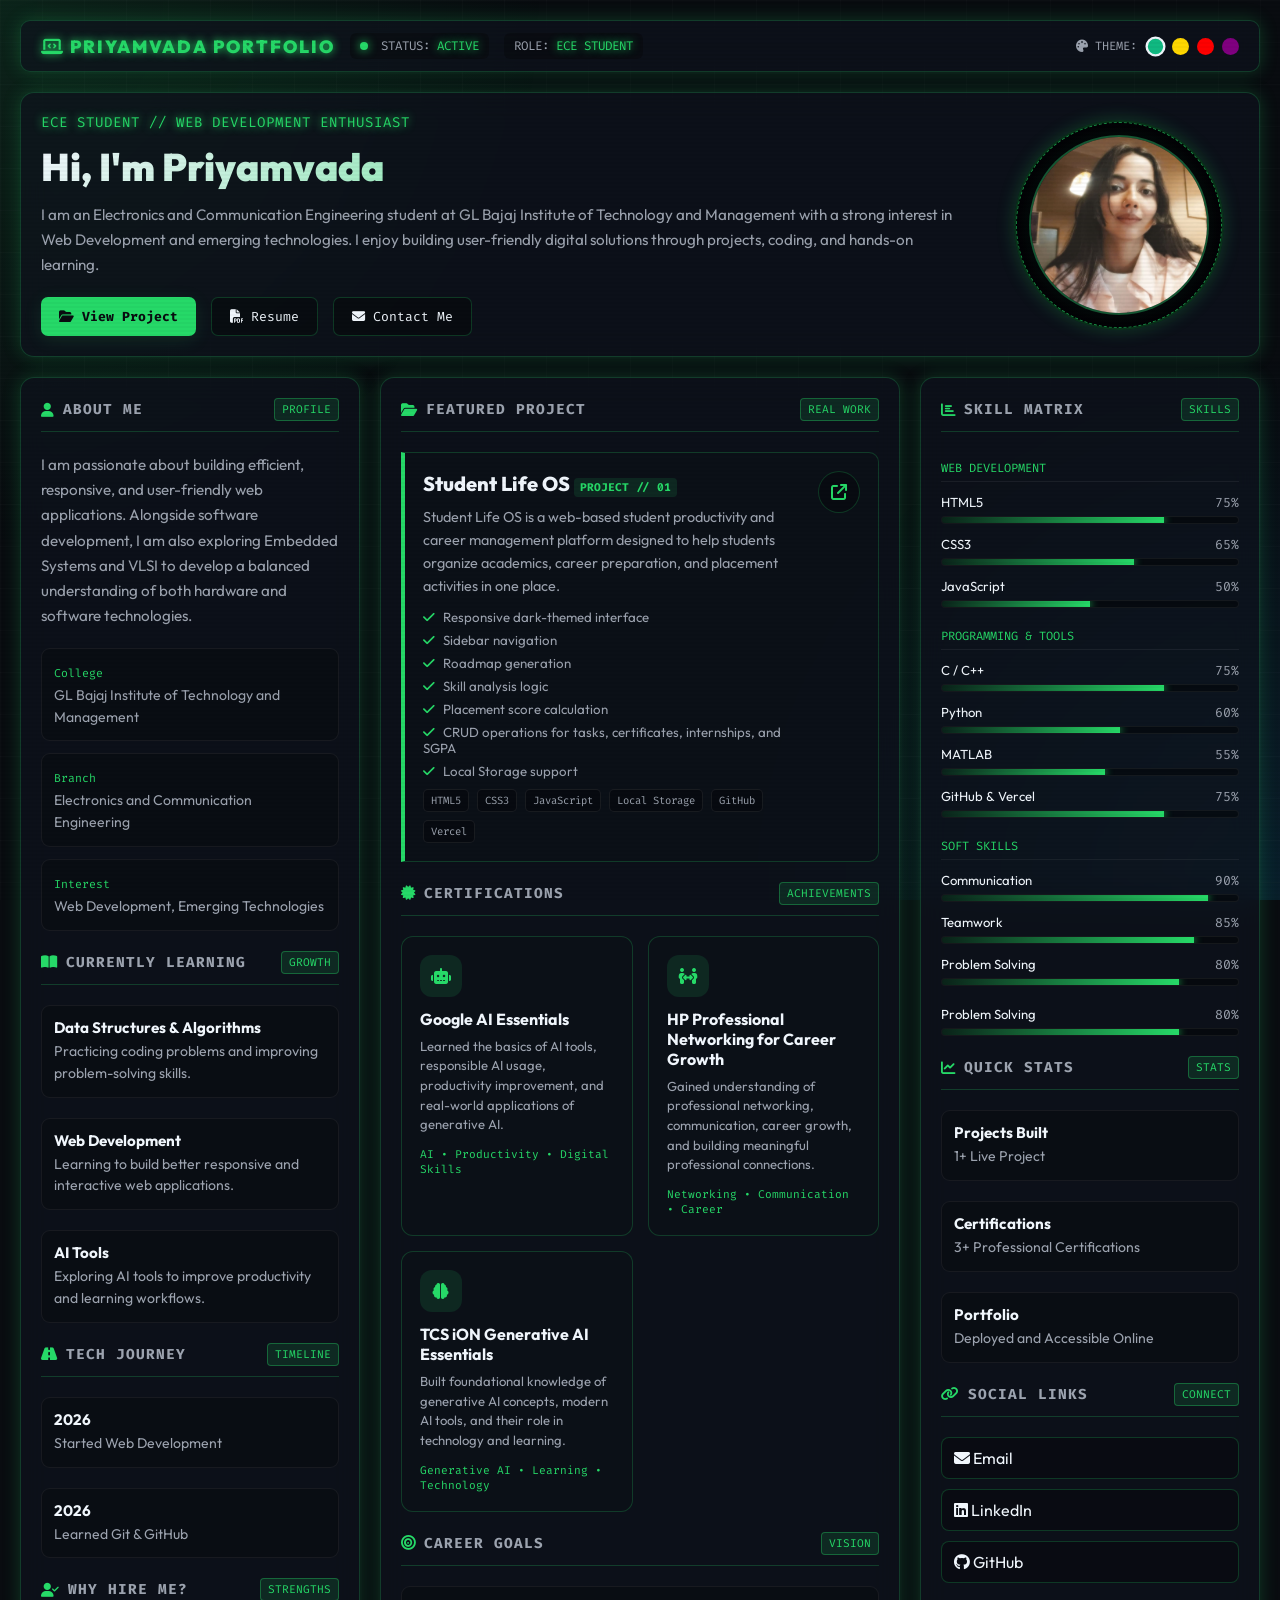
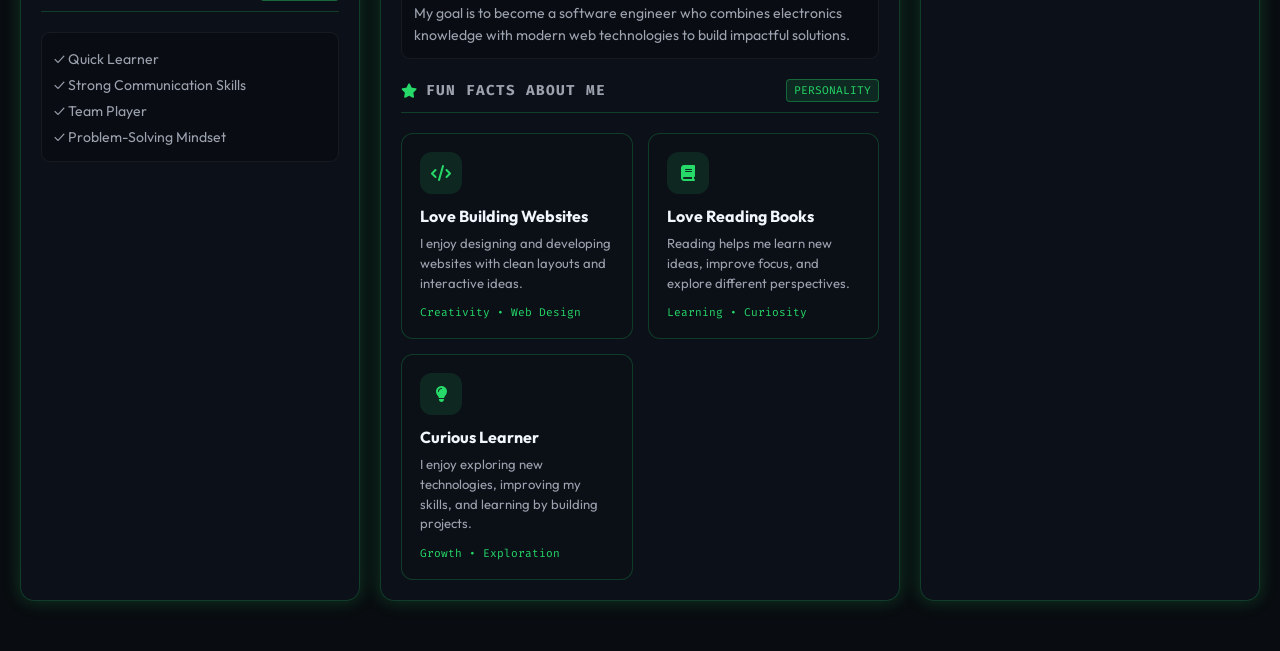
<file: index.html>
<!DOCTYPE html>
<html lang="en">
<head>
  <meta charset="UTF-8" />
  <meta name="viewport" content="width=device-width, initial-scale=1.0" />
  <title>Priyamvada Sharma | Student Life OS Portfolio</title>
  <meta name="description" content="Portfolio of Priyamvada Sharma, ECE student and Web Development enthusiast." />

  <link rel="stylesheet" href="https://cdnjs.cloudflare.com/ajax/libs/font-awesome/6.4.0/css/all.min.css">
  <link rel="stylesheet" href="style.css" />
</head>

<body data-theme="emerald">
  <div class="crt-overlay"></div>

  <div class="dashboard-container">

    <header class="status-bar">
      <div class="status-left">
        <div class="brand-title glow-text">
           <i class="fa-solid fa-laptop-code"></i> PRIYAMVADA PORTFOLIO </div>
        <div class="system-status">
          <span class="status-indicator"></span>
          <span>STATUS:</span>
          <span class="glow-text accent-text">ACTIVE</span>
        </div>
        <div class="system-status hide-mobile">
          <span>ROLE:</span>
          <span class="glow-text accent-text">ECE STUDENT</span>
        </div>
      </div>

      <div class="theme-controls">
        <span class="theme-label"><i class="fa-solid fa-palette"></i> THEME:</span>
        <div class="theme-selector" id="theme-selector">
          <div class="theme-dot active" data-theme-val="emerald" title="Emerald"></div>
          <div class="theme-dot" data-theme-val="cobalt" title="Cobalt"></div>
          <div class="theme-dot" data-theme-val="amber" title="Amber"></div>
          <div class="theme-dot" data-theme-val="violet" title="Violet"></div>
        </div>
      </div>
    </header>

    <section class="hero-panel panel">
      <div class="hero-info">
        <div class="hero-subtitle glow-text">ECE STUDENT // WEB DEVELOPMENT ENTHUSIAST</div>
        <h1 class="hero-title">Hi, I'm Priyamvada </h1>
        <p class="hero-text">
          I am an Electronics and Communication Engineering student at GL Bajaj Institute of Technology and Management
          with a strong interest in Web Development and emerging technologies. I enjoy building user-friendly digital
          solutions through projects, coding, and hands-on learning.
        </p>

        <div class="hero-buttons">
          <a href="#projects-section" class="btn-primary">
            <i class="fa-solid fa-folder-open"></i> View Project
          </a>
          <a href="Resume.pdf" target="_blank" class="btn-secondary">
  <i class="fa-solid fa-file-pdf"></i> Resume
</a>
          <a href="mailto:priyamvada816@gmail.com" class="btn-secondary">
            <i class="fa-solid fa-envelope"></i> Contact Me
          </a>
        </div>
      </div>

      <div class="avatar-container">
    <div class="avatar-radar"></div>

    <div class="avatar-inner">
        <img src="avatar.jpeg" alt="Priyamvada Sharma">
    </div>
</div>

</section>

    <div class="dashboard-grid">

      <aside class="panel">
        <div class="panel-header">
          <h2 class="panel-title"><i class="fa-solid fa-user"></i> About Me</h2>
          <span class="panel-tag">PROFILE</span>
        </div>

        <p class="about-text">
          I am passionate about building efficient, responsive, and user-friendly web applications. Alongside software
          development, I am also exploring Embedded Systems and VLSI to develop a balanced understanding of both
          hardware and software technologies.
        </p>

        <div class="quick-info">
          <div><span>College</span><p>GL Bajaj Institute of Technology and Management</p></div>
          <div><span>Branch</span><p>Electronics and Communication Engineering</p></div>
          <div><span>Interest</span><p>Web Development, Emerging Technologies</p></div>
        </div>

        <div class="panel-header">
          <h2 class="panel-title"><i class="fa-solid fa-book-open"></i> Currently Learning</h2>
          <span class="panel-tag">GROWTH</span>
        </div>

        <div class="mini-card">
          <h3>Data Structures & Algorithms</h3>
          <p>Practicing coding problems and improving problem-solving skills.</p>
        </div>

        <div class="mini-card">
          <h3>Web Development</h3>
          <p>Learning to build better responsive and interactive web applications.</p>
        </div>

        <div class="mini-card">
          <h3>AI Tools</h3>
          <p>Exploring AI tools to improve productivity and learning workflows.</p>
        </div>

        
<div class="panel-header">
  <h2 class="panel-title"><i class="fa-solid fa-road"></i> Tech Journey</h2>
  <span class="panel-tag">TIMELINE</span>
</div>

<div class="mini-card">
  <h3>2026</h3>
  <p>Started Web Development</p>
</div>

<div class="mini-card">
  <h3>2026</h3>
  <p>Learned Git & GitHub</p>
</div>

<div class="panel-header">
  <h2 class="panel-title"><i class="fa-solid fa-user-check"></i> Why Hire Me?</h2>
  <span class="panel-tag">STRENGTHS</span>
</div>

<div class="mini-card">
  <p>✓ Quick Learner</p>
  <p>✓ Strong Communication Skills</p>
  <p>✓ Team Player</p>
  <p>✓ Problem-Solving Mindset</p>
</div>

</aside>
      </aside>

      <main class="panel">
        <div class="panel-header" id="projects-section">
          <h2 class="panel-title"><i class="fa-solid fa-folder-open"></i> Featured Project</h2>
          <span class="panel-tag">REAL WORK</span>
        </div>

        <div class="project-card">
          <div class="project-info">
            <div class="project-title">
              Student Life OS <span class="port">PROJECT // 01</span>
            </div>

            <div class="project-desc">
              Student Life OS is a web-based student productivity and career management platform designed to help
              students organize academics, career preparation, and placement activities in one place.
            </div>

            <div class="feature-list">
              <p><i class="fa-solid fa-check"></i> Responsive dark-themed interface</p>
              <p><i class="fa-solid fa-check"></i> Sidebar navigation</p>
              <p><i class="fa-solid fa-check"></i> Roadmap generation</p>
              <p><i class="fa-solid fa-check"></i> Skill analysis logic</p>
              <p><i class="fa-solid fa-check"></i> Placement score calculation</p>
              <p><i class="fa-solid fa-check"></i> CRUD operations for tasks, certificates, internships, and SGPA</p>
              <p><i class="fa-solid fa-check"></i> Local Storage support</p>
            </div>

            <div class="project-tech">
              <span class="tech-tag">HTML5</span>
              <span class="tech-tag">CSS3</span>
              <span class="tech-tag">JavaScript</span>
              <span class="tech-tag">Local Storage</span>
              <span class="tech-tag">GitHub</span>
              <span class="tech-tag">Vercel</span>
            </div>
          </div>

          <a href="https://lnkd.in/dHnuRnZi" target="_blank" class="project-link" aria-label="Open Project">
            <i class="fa-solid fa-arrow-up-right-from-square"></i>
          </a>
        </div>

        <div class="panel-header">
          <h2 class="panel-title"><i class="fa-solid fa-certificate"></i> Certifications</h2>
          <span class="panel-tag">ACHIEVEMENTS</span>
        </div>

        <div class="certificates-grid">
          <div class="certificate-card">
            <div class="certificate-icon"><i class="fa-solid fa-robot"></i></div>
            <h3>Google AI Essentials</h3>
            <p>
              Learned the basics of AI tools, responsible AI usage, productivity improvement, and real-world
              applications of generative AI.
            </p>
            <span>AI • Productivity • Digital Skills</span>
          </div>

          <div class="certificate-card">
            <div class="certificate-icon"><i class="fa-solid fa-people-arrows"></i></div>
            <h3>HP Professional Networking for Career Growth</h3>
            <p>
              Gained understanding of professional networking, communication, career growth, and building meaningful
              professional connections.
            </p>
            <span>Networking • Communication • Career</span>
          </div>

          <div class="certificate-card">
            <div class="certificate-icon"><i class="fa-solid fa-brain"></i></div>
            <h3>TCS iON Generative AI Essentials</h3>
            <p>
              Built foundational knowledge of generative AI concepts, modern AI tools, and their role in technology
              and learning.
            </p>
            <span>Generative AI • Learning • Technology</span>
          </div>
        </div>

        <div class="panel-header">
          <h2 class="panel-title"><i class="fa-solid fa-bullseye"></i> Career Goals</h2>
          <span class="panel-tag">VISION</span>
        </div>

        <div class="career-card">
          <p>
            My goal is to become a software engineer who combines electronics knowledge with modern web technologies
            to build impactful solutions.
          </p>
        </div>

        <div class="panel-header">
          <h2 class="panel-title"><i class="fa-solid fa-star"></i> Fun Facts About Me</h2>
          <span class="panel-tag">PERSONALITY</span>
        </div>

        <div class="certificates-grid">
          <div class="certificate-card">
            <div class="certificate-icon"><i class="fa-solid fa-code"></i></div>
            <h3>Love Building Websites</h3>
            <p>I enjoy designing and developing websites with clean layouts and interactive ideas.</p>
            <span>Creativity • Web Design</span>
          </div>

          <div class="certificate-card">
            <div class="certificate-icon"><i class="fa-solid fa-book"></i></div>
            <h3>Love Reading Books</h3>
            <p>Reading helps me learn new ideas, improve focus, and explore different perspectives.</p>
            <span>Learning • Curiosity</span>
          </div>

          <div class="certificate-card">
            <div class="certificate-icon"><i class="fa-solid fa-lightbulb"></i></div>
            <h3>Curious Learner</h3>
            <p>I enjoy exploring new technologies, improving my skills, and learning by building projects.</p>
            <span>Growth • Exploration</span>
          </div>
        </div>
      </main>

      <aside class="panel">
        <div class="panel-header">
          <h2 class="panel-title"><i class="fa-solid fa-chart-bar"></i> Skill Matrix</h2>
          <span class="panel-tag">SKILLS</span>
        </div>

        <div class="skills-container">
          <div class="skill-category">Web Development</div>

          <div class="skill-bar-container">
            <div class="skill-label"><span>HTML5</span><span class="percent">75%</span></div>
            <div class="skill-bar-outer"><div class="skill-bar-inner" data-percentage="75"></div></div>
          </div>

          <div class="skill-bar-container">
            <div class="skill-label"><span>CSS3</span><span class="percent">65%</span></div>
            <div class="skill-bar-outer"><div class="skill-bar-inner" data-percentage="65"></div></div>
          </div>

          <div class="skill-bar-container">
            <div class="skill-label"><span>JavaScript</span><span class="percent">50%</span></div>
            <div class="skill-bar-outer"><div class="skill-bar-inner" data-percentage="50"></div></div>
          </div>

          <div class="skill-category">Programming & Tools</div>

          <div class="skill-bar-container">
            <div class="skill-label"><span>C / C++</span><span class="percent">75%</span></div>
            <div class="skill-bar-outer"><div class="skill-bar-inner" data-percentage="75"></div></div>
          </div>

          <div class="skill-bar-container">
            <div class="skill-label"><span>Python</span><span class="percent">60%</span></div>
            <div class="skill-bar-outer"><div class="skill-bar-inner" data-percentage="60"></div></div>
          </div>

          <div class="skill-bar-container">
            <div class="skill-label"><span>MATLAB</span><span class="percent">55%</span></div>
            <div class="skill-bar-outer"><div class="skill-bar-inner" data-percentage="55"></div></div>
          </div>

          <div class="skill-bar-container">
            <div class="skill-label"><span>GitHub & Vercel</span><span class="percent">75%</span></div>
            <div class="skill-bar-outer"><div class="skill-bar-inner" data-percentage="75"></div></div>
          </div>

          <div class="skill-category">Soft Skills</div>

          <div class="skill-bar-container">
            <div class="skill-label"><span>Communication</span><span class="percent">90%</span></div>
            <div class="skill-bar-outer"><div class="skill-bar-inner" data-percentage="90"></div></div>
          </div>

          <div class="skill-bar-container">
            <div class="skill-label"><span>Teamwork</span><span class="percent">85%</span></div>
            <div class="skill-bar-outer"><div class="skill-bar-inner" data-percentage="85"></div></div>
          </div>

          <div class="skill-bar-container">
            <div class="skill-label"><span>Problem Solving</span><span class="percent">80%</span></div>
            <div class="skill-bar-outer"><div class="skill-bar-inner" data-percentage="80"></div></div>
          </div>
        </div>
        <div class="skill-bar-container">
    <div class="skill-label"><span>Problem Solving</span><span class="percent">80%</span></div>
    <div class="skill-bar-outer"><div class="skill-bar-inner" data-percentage="80"></div></div>
</div>

<div class="panel-header">
  <h2 class="panel-title"><i class="fa-solid fa-chart-line"></i> Quick Stats</h2>
  <span class="panel-tag">STATS</span>
</div>

<div class="mini-card">
  <h3>Projects Built</h3>
  <p>1+ Live Project</p>
</div>

<div class="mini-card">
  <h3>Certifications</h3>
  <p>3+ Professional Certifications</p>
</div>

<div class="mini-card">
  <h3>Portfolio</h3>
  <p>Deployed and Accessible Online</p>
</div>
<div class="panel-header">
          <h2 class="panel-title"><i class="fa-solid fa-link"></i> Social Links</h2>
          <span class="panel-tag">CONNECT</span>
        </div>

        <div class="social-links">
          <a href="mailto:priyamvada816@gmail.com"><i class="fa-solid fa-envelope"></i> Email</a>
          <a href="https://www.linkedin.com/in/priyamvada-45b621413" target="_blank"><i class="fa-brands fa-linkedin"></i> LinkedIn</a>
          <a href="https://github.com/priyamvada816-bot" target="_blank"><i class="fa-brands fa-github"></i> GitHub</a>
        </div>
        

</div>
</aside>
      </aside>

    </div>
  </div>

  <button id="topBtn"><i class="fa-solid fa-arrow-up"></i></button>

  <script src="script.js"></script>
</body>
</html>
</file>
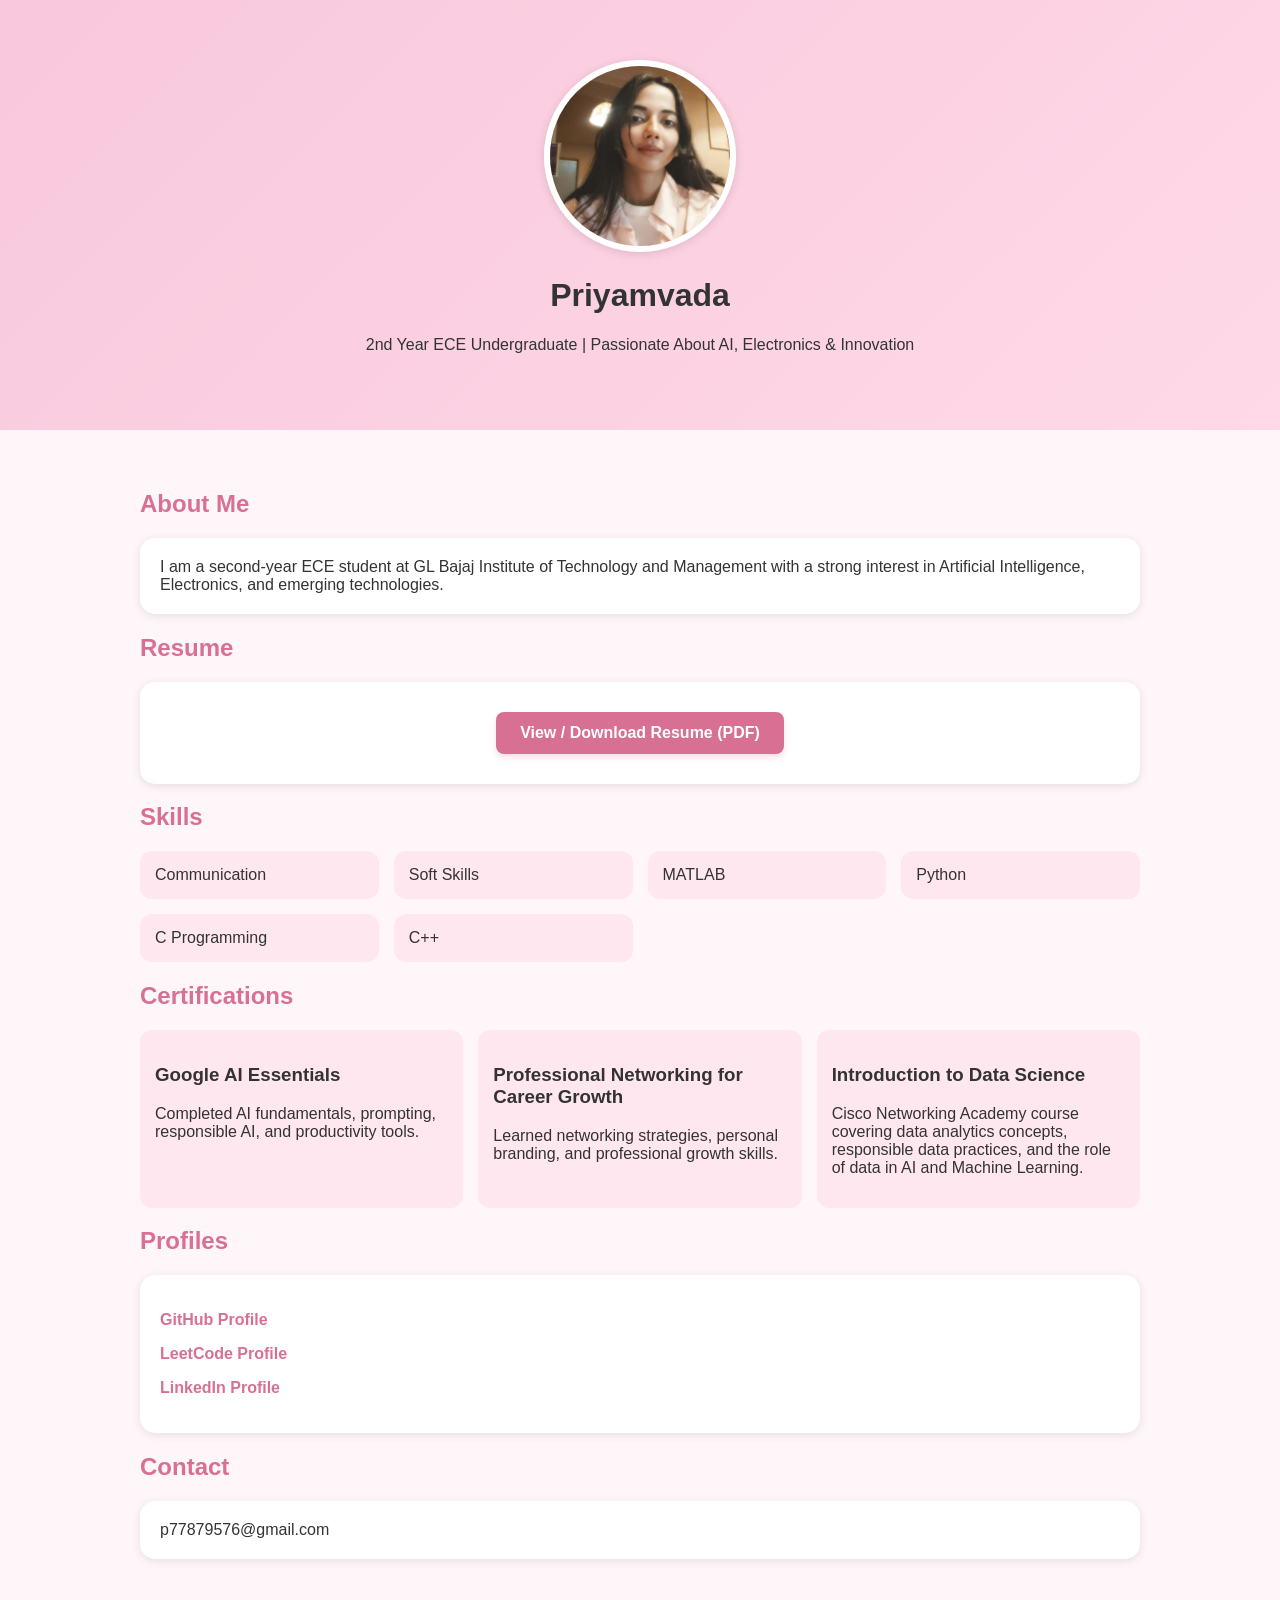
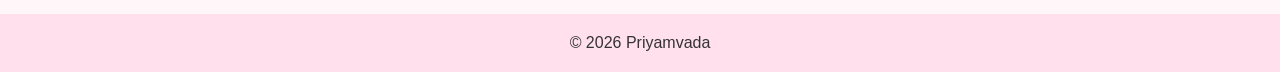
<file: index (1).html>
<!DOCTYPE html>
<html lang="en">
<head>
<meta charset="UTF-8">
<meta name="viewport" content="width=device-width, initial-scale=1.0">
<title>Priyamvada Portfolio</title>
<style>
body{font-family:Arial,sans-serif;background:#fff6fa;margin:0;color:#333}
header{background:linear-gradient(135deg,#f8c8dc,#ffd9e8);text-align:center;padding:60px 20px}
.profile-pic{width:180px;height:180px;object-fit:cover;border-radius:50%;border:6px solid white;box-shadow:0 2px 10px rgba(0,0,0,.12)}
section{max-width:1000px;margin:auto;padding:40px 20px}
h2{color:#d87093}
.card{background:white;padding:20px;border-radius:15px;box-shadow:0 2px 10px rgba(0,0,0,.1);margin:15px 0}
.grid{display:grid;grid-template-columns:repeat(auto-fit,minmax(220px,1fr));gap:15px}
.skill,.cert{background:#ffe7f0;padding:15px;border-radius:12px}
a{color:#d87093;text-decoration:none;font-weight:bold} .resume-btn{display:inline-block;background-color:#d87093;color:white!important;padding:12px 24px;border-radius:8px;font-weight:bold;text-decoration:none;transition:background-color .2s ease,transform .1s ease;box-shadow:0 4px 6px rgba(216,112,147,.2)}.resume-btn:hover{background-color:#c0587b;transform:translateY(-1px)}.resume-btn:active{transform:translateY(0)}
footer{text-align:center;padding:20px;background:#ffe0ec}
.resume-img{width:100%;border-radius:12px}
</style>
</head>
<body>
<header>
<img class="profile-pic" src="[data-uri]">
<h1>Priyamvada</h1>
<p>2nd Year ECE Undergraduate | Passionate About AI, Electronics & Innovation</p>
</header>

<section>
<h2>About Me</h2>
<div class="card">
I am a second-year ECE student at GL Bajaj Institute of Technology and Management with a strong interest in Artificial Intelligence, Electronics, and emerging technologies.
</div>

<h2>Resume</h2>
<div class="card" style="text-align: center; padding: 30px 20px;">
<a class="resume-btn" href="resume.pdf" target="_blank">View / Download Resume (PDF)</a>
</div>

<h2>Skills</h2>
<div class="grid">
<div class="skill">Communication</div>
<div class="skill">Soft Skills</div>
<div class="skill">MATLAB</div>
<div class="skill">Python</div>
<div class="skill">C Programming</div>
<div class="skill">C++</div>
</div>

<h2>Certifications</h2>
<div class="grid">
<div class="cert"><h3>Google AI Essentials</h3><p>Completed AI fundamentals, prompting, responsible AI, and productivity tools.</p></div>
<div class="cert"><h3>Professional Networking for Career Growth</h3><p>Learned networking strategies, personal branding, and professional growth skills.</p></div>
<div class="cert"><h3>Introduction to Data Science</h3><p>Cisco Networking Academy course covering data analytics concepts, responsible data practices, and the role of data in AI and Machine Learning.</p></div>
</div>

<h2>Profiles</h2>
<div class="card">
<p><a href="https://github.com/priyamvada816-bot" target="_blank">GitHub Profile</a></p>
<p><a href="https://leetcode.com/u/priyamvada083/" target="_blank">LeetCode Profile</a></p>
<p><a href="https://www.linkedin.com/in/priyamvada-45b621413?utm_source=share_via&utm_content=profile&utm_medium=member_android" target="_blank">LinkedIn Profile</a></p>
</div>

<h2>Contact</h2>
<div class="card">p77879576@gmail.com</div>
</section>

<footer>© 2026 Priyamvada</footer>
</body>
</html>
</file>
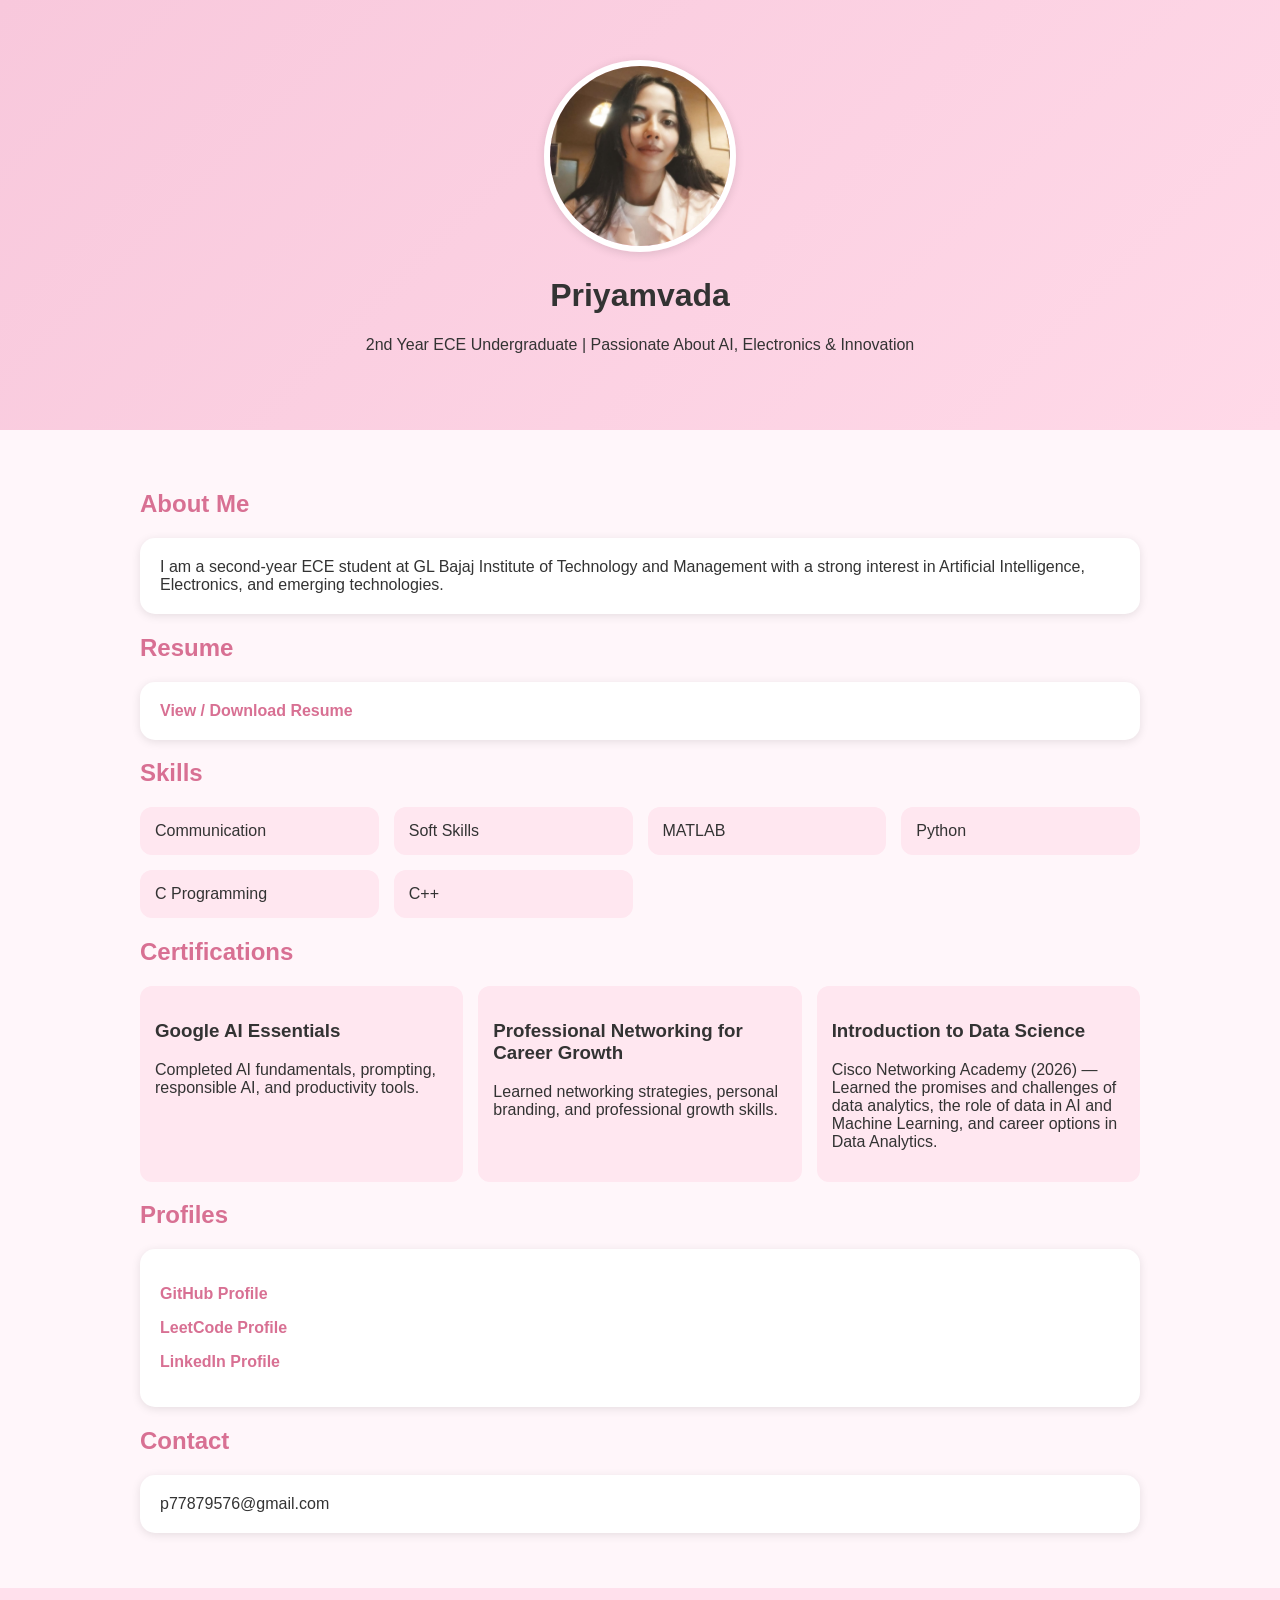
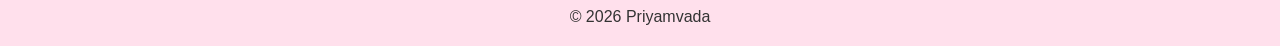
<file: index (2).html>
<!DOCTYPE html>

<html lang="en">
<head>
<meta charset="utf-8"/>
<meta content="width=device-width, initial-scale=1.0" name="viewport"/>
<title>Priyamvada Portfolio</title>
<style>
body{font-family:Arial,sans-serif;background:#fff6fa;margin:0;color:#333}
header{background:linear-gradient(135deg,#f8c8dc,#ffd9e8);text-align:center;padding:60px 20px}
.profile-pic{width:180px;height:180px;object-fit:cover;border-radius:50%;border:6px solid white;box-shadow:0 2px 10px rgba(0,0,0,.12)}
section{max-width:1000px;margin:auto;padding:40px 20px}
h2{color:#d87093}
.card{background:white;padding:20px;border-radius:15px;box-shadow:0 2px 10px rgba(0,0,0,.1);margin:15px 0}
.grid{display:grid;grid-template-columns:repeat(auto-fit,minmax(220px,1fr));gap:15px}
.skill,.cert{background:#ffe7f0;padding:15px;border-radius:12px}
a{color:#d87093;text-decoration:none;font-weight:bold}
footer{text-align:center;padding:20px;background:#ffe0ec}
.resume-img{width:100%;border-radius:12px}
</style>
</head>
<body>
<header>
<img class="profile-pic" src="[data-uri]"/>
<h1>Priyamvada</h1>
<p>2nd Year ECE Undergraduate | Passionate About AI, Electronics &amp; Innovation</p>
</header>
<section>
<h2>About Me</h2>
<div class="card">
I am a second-year ECE student at GL Bajaj Institute of Technology and Management with a strong interest in Artificial Intelligence, Electronics, and emerging technologies.
</div>
<h2>Resume</h2>
<div class="card"><a href="fR.pdf" target="_blank">View / Download Resume</a></div>
<h2>Skills</h2>
<div class="grid">
<div class="skill">Communication</div>
<div class="skill">Soft Skills</div>
<div class="skill">MATLAB</div>
<div class="skill">Python</div>
<div class="skill">C Programming</div>
<div class="skill">C++</div>
</div>
<h2>Certifications</h2>
<div class="grid">
<div class="cert"><h3>Google AI Essentials</h3><p>Completed AI fundamentals, prompting, responsible AI, and productivity tools.</p></div>
<div class="cert"><h3>Professional Networking for Career Growth</h3><p>Learned networking strategies, personal branding, and professional growth skills.</p></div>
<div class="cert"><h3>Introduction to Data Science</h3><p>Cisco Networking Academy (2026) — Learned the promises and challenges of data analytics, the role of data in AI and Machine Learning, and career options in Data Analytics.</p></div></div>
<h2>Profiles</h2>
<div class="card">
<p><a href="https://github.com/priyamvada816-bot" target="_blank">GitHub Profile</a></p>
<p><a href="https://leetcode.com/u/priyamvada083/" target="_blank">LeetCode Profile</a></p>
<p><a href="https://www.linkedin.com/in/priyamvada-45b621413?utm_source=share_via&amp;utm_content=profile&amp;utm_medium=member_android" target="_blank">LinkedIn Profile</a></p>
</div>
<h2>Contact</h2>
<div class="card">p77879576@gmail.com</div>
</section>
<footer>© 2026 Priyamvada</footer>
</body>
</html>
</file>
<file: style.css>
@import url('https://fonts.googleapis.com/css2?family=Fira+Code:wght@400;500;600&family=Outfit:wght@300;400;500;600;700;900&display=swap');

:root {
  --accent-h: 142;
  --accent-s: 70%;
  --accent-l: 50%;

  --accent: hsl(var(--accent-h), var(--accent-s), var(--accent-l));
  --accent-dim: hsla(var(--accent-h), var(--accent-s), var(--accent-l), 0.12);
  --accent-mid: hsla(var(--accent-h), var(--accent-s), var(--accent-l), 0.35);

  --bg-dark: #090c10;
  --bg-card: rgba(15, 20, 30, 0.68);
  --border: hsla(var(--accent-h), var(--accent-s), var(--accent-l), 0.22);
  --border-active: hsla(var(--accent-h), var(--accent-s), var(--accent-l), 0.65);

  --glow-shadow: 0 0 18px hsla(var(--accent-h), var(--accent-s), var(--accent-l), 0.22);
  --glow-shadow-strong: 0 0 28px hsla(var(--accent-h), var(--accent-s), var(--accent-l), 0.45);

  --text-primary: #f0f6fc;
  --text-secondary: #9ca3af;
  --text-dark: #090c10;

  --font-sans: 'Outfit', sans-serif;
  --font-mono: 'Fira Code', monospace;
}

[data-theme="emerald"] {
  --accent-h: 142;
  --accent-s: 70%;
  --accent-l: 50%;
}

[data-theme="cobalt"] {
  --accent: gold;
  --accent-dim: rgba(255, 215, 0, 0.12);
  --accent-mid: rgba(255, 215, 0, 0.35);
}

[data-theme="amber"] {
  --accent: red;
  --accent-dim: rgba(255, 0, 0, 0.12);
  --accent-mid: rgba(255, 0, 0, 0.35);
}

[data-theme="violet"] {
  --accent: purple;
  --accent-dim: rgba(128, 0, 128, 0.12);
  --accent-mid: rgba(128, 0, 128, 0.35);
}

* {
  margin: 0;
  padding: 0;
  box-sizing: border-box;
}

html {
  scroll-behavior: smooth;
}

body {
  background-color: var(--bg-dark);
  color: var(--text-primary);
  font-family: var(--font-sans);
  min-height: 100vh;
  overflow-x: hidden;
  padding-bottom: 30px;
}

body::before {
  content: "";
  position: fixed;
  inset: 0;
  background-image:
    radial-gradient(circle at top left, var(--accent-dim), transparent 35%),
    radial-gradient(circle at bottom right, rgba(14, 165, 233, 0.13), transparent 35%),
    linear-gradient(rgba(255, 255, 255, 0.015) 1px, transparent 1px),
    linear-gradient(90deg, rgba(255, 255, 255, 0.015) 1px, transparent 1px);
  background-size: 100% 100%, 100% 100%, 42px 42px, 42px 42px;
  z-index: -1;
}

.crt-overlay {
  position: fixed;
  inset: 0;
  background: linear-gradient(rgba(18, 16, 16, 0) 50%, rgba(0, 0, 0, 0.12) 50%);
  background-size: 100% 4px;
  pointer-events: none;
  z-index: 9999;
  opacity: 0.22;
}

.dashboard-container {
  max-width: 1600px;
  margin: 0 auto;
  padding: 20px;
  display: flex;
  flex-direction: column;
  gap: 20px;
}

.status-bar {
  display: flex;
  justify-content: space-between;
  align-items: center;
  background: var(--bg-card);
  border: 1px solid var(--border);
  border-radius: 10px;
  padding: 12px 20px;
  backdrop-filter: blur(14px);
  box-shadow: var(--glow-shadow);
  flex-wrap: wrap;
  gap: 15px;
}

.status-left {
  display: flex;
  align-items: center;
  gap: 15px;
  flex-wrap: wrap;
}

.brand-title {
  font-weight: 900;
  font-size: 1.1rem;
  letter-spacing: 2px;
  color: var(--accent);
}

.system-status {
  font-family: var(--font-mono);
  font-size: 0.78rem;
  color: var(--text-secondary);
  background: rgba(0, 0, 0, 0.25);
  padding: 5px 10px;
  border-radius: 6px;
}

.status-indicator {
  display: inline-block;
  width: 8px;
  height: 8px;
  background: var(--accent);
  border-radius: 50%;
  margin-right: 6px;
  box-shadow: 0 0 10px var(--accent);
  animation: blink 2s infinite;
}

.glow-text {
  text-shadow: 0 0 8px var(--accent);
}

.accent-text {
  color: var(--accent);
}

.theme-controls {
  display: flex;
  align-items: center;
  gap: 10px;
}

.theme-label {
  font-size: 0.75rem;
  color: var(--text-secondary);
  font-family: var(--font-mono);
}

.theme-selector {
  display: flex;
  gap: 8px;
}

.theme-dot {
  width: 17px;
  height: 17px;
  border-radius: 50%;
  cursor: pointer;
  border: 2px solid transparent;
}

.theme-dot.active {
  border-color: var(--text-primary);
  transform: scale(1.18);
}

.theme-dot[data-theme-val="emerald"] { background-color: #10b981; }
.theme-dot[data-theme-val="cobalt"] { background-color: gold; }
.theme-dot[data-theme-val="amber"] { background-color: red; }
.theme-dot[data-theme-val="violet"] { background-color: purple; }

.panel {
  background: var(--bg-card);
  border: 1px solid var(--border);
  border-radius: 14px;
  padding: 20px;
  backdrop-filter: blur(14px);
  display: flex;
  flex-direction: column;
  gap: 20px;
  box-shadow: var(--glow-shadow);
}

.panel-header {
  border-bottom: 1px solid var(--border);
  padding-bottom: 10px;
  display: flex;
  justify-content: space-between;
  align-items: center;
}

.panel-title {
  font-family: var(--font-mono);
  font-size: 0.9rem;
  text-transform: uppercase;
  letter-spacing: 1px;
  color: var(--text-secondary);
  display: flex;
  align-items: center;
  gap: 8px;
}

.panel-title i {
  color: var(--accent);
}

.panel-tag {
  font-family: var(--font-mono);
  font-size: 0.7rem;
  background: var(--accent-dim);
  color: var(--accent);
  padding: 3px 7px;
  border-radius: 4px;
  border: 1px solid var(--accent-mid);
}

.hero-panel {
  display: grid;
  grid-template-columns: 1fr 240px;
  gap: 30px;
  align-items: center;
  position: relative;
  overflow: hidden;
}

.hero-info {
  display: flex;
  flex-direction: column;
  gap: 12px;
}

.hero-subtitle {
  font-family: var(--font-mono);
  font-size: 0.88rem;
  color: var(--accent);
  letter-spacing: 1px;
}

.hero-title {
  font-size: 2.4rem;
  font-weight: 900;
  line-height: 1.2;
  background: linear-gradient(135deg, var(--text-primary), var(--accent));
  -webkit-background-clip: text;
  -webkit-text-fill-color: transparent;
}

.hero-text,
.about-text {
  color: var(--text-secondary);
  line-height: 1.65;
  font-size: 0.95rem;
}

.hero-buttons {
  display: flex;
  gap: 15px;
  margin-top: 8px;
  flex-wrap: wrap;
}

.btn-primary,
.btn-secondary {
  font-family: var(--font-mono);
  font-size: 0.82rem;
  padding: 10px 18px;
  border-radius: 7px;
  text-decoration: none;
  display: inline-flex;
  align-items: center;
  gap: 8px;
  transition: 0.25s ease;
}

.btn-primary {
  background: var(--accent);
  color: var(--text-dark);
  font-weight: 700;
  box-shadow: 0 4px 18px var(--accent-dim);
}

.btn-secondary {
  background: rgba(0, 0, 0, 0.3);
  color: var(--text-primary);
  border: 1px solid var(--border);
}

.btn-primary:hover,
.btn-secondary:hover {
  transform: translateY(-3px);
  box-shadow: var(--glow-shadow-strong);
}

.avatar-container {
  width: 210px;
  height: 210px;
  margin: 0 auto;
  border-radius: 50%;
  background: radial-gradient(circle, var(--accent-dim), rgba(0,0,0,0.8) 70%);
  border: 2px solid var(--border);
  display: flex;
  align-items: center;
  justify-content: center;
  position: relative;
  box-shadow: var(--glow-shadow);
}

.avatar-inner {
  width: 180px;
  height: 180px;
  border-radius: 50%;
  overflow: hidden;
  border: 2px solid var(--accent-mid);
  background: #0d1117;
}

.avatar-inner img {
  width: 100%;
  height: 100%;
  object-fit: cover;
}

.avatar-radar {
  position: absolute;
  inset: 0;
  border-radius: 50%;
  border: 1px dashed var(--border-active);
  animation: rotate 15s linear infinite;
}

.dashboard-grid {
  display: grid;
  grid-template-columns: 340px 1fr 340px;
  gap: 20px;
}

.quick-info {
  display: flex;
  flex-direction: column;
  gap: 12px;
}

.quick-info div,
.mini-card,
.career-card {
  background: rgba(0, 0, 0, 0.22);
  border: 1px solid rgba(255,255,255,0.06);
  border-radius: 9px;
  padding: 12px;
}

.quick-info span {
  color: var(--accent);
  font-family: var(--font-mono);
  font-size: 0.72rem;
}

.quick-info p,
.mini-card p,
.career-card p {
  color: var(--text-secondary);
  margin-top: 4px;
  font-size: 0.88rem;
  line-height: 1.55;
}

.mini-card h3 {
  color: var(--text-primary);
  font-size: 0.95rem;
  margin-bottom: 4px;
}

.social-links {
  display: flex;
  flex-direction: column;
  gap: 10px;
}

.social-links a {
  color: var(--text-primary);
  text-decoration: none;
  padding: 10px 12px;
  background: rgba(0,0,0,0.25);
  border: 1px solid var(--border);
  border-radius: 8px;
  transition: 0.25s ease;
}

.social-links a:hover {
  color: var(--accent);
  transform: translateX(5px);
  border-color: var(--accent);
}

.project-card {
  background: rgba(13, 17, 23, 0.45);
  border-left: 4px solid var(--accent);
  border-top: 1px solid var(--border);
  border-right: 1px solid var(--border);
  border-bottom: 1px solid var(--border);
  border-radius: 0 10px 10px 0;
  padding: 18px;
  display: flex;
  justify-content: space-between;
  gap: 15px;
  transition: 0.3s ease;
}

.project-card:hover {
  transform: translateX(5px);
  box-shadow: var(--glow-shadow-strong);
  border-color: var(--accent-mid);
}

.project-info {
  display: flex;
  flex-direction: column;
  gap: 10px;
}

.project-title {
  font-size: 1.25rem;
  font-weight: 800;
}

.project-title .port {
  font-family: var(--font-mono);
  font-size: 0.7rem;
  color: var(--accent);
  background: var(--accent-dim);
  padding: 2px 6px;
  border-radius: 4px;
}

.project-desc {
  color: var(--text-secondary);
  font-size: 0.9rem;
  line-height: 1.6;
}

.feature-list {
  display: grid;
  gap: 7px;
}

.feature-list p {
  color: var(--text-secondary);
  font-size: 0.83rem;
}

.feature-list i {
  color: var(--accent);
  margin-right: 5px;
}

.project-tech {
  display: flex;
  gap: 8px;
  flex-wrap: wrap;
}

.tech-tag {
  font-family: var(--font-mono);
  font-size: 0.66rem;
  background: rgba(0,0,0,0.3);
  border: 1px solid rgba(255,255,255,0.07);
  color: var(--text-secondary);
  padding: 4px 7px;
  border-radius: 5px;
}

.project-link {
  min-width: 42px;
  height: 42px;
  border-radius: 50%;
  background: rgba(0,0,0,0.28);
  border: 1px solid var(--border);
  display: flex;
  align-items: center;
  justify-content: center;
  color: var(--accent);
  text-decoration: none;
  transition: 0.25s ease;
}

.project-link:hover {
  background: var(--accent-dim);
  box-shadow: var(--glow-shadow-strong);
}

.certificates-grid {
  display: grid;
  grid-template-columns: repeat(auto-fit, minmax(230px, 1fr));
  gap: 15px;
}

.certificate-card {
  background: rgba(13, 17, 23, 0.45);
  border: 1px solid var(--border);
  border-radius: 12px;
  padding: 18px;
  transition: 0.3s ease;
  position: relative;
  overflow: hidden;
}

.certificate-card::before {
  content: "";
  position: absolute;
  inset: 0;
  background: linear-gradient(135deg, var(--accent-dim), transparent);
  opacity: 0;
  transition: 0.3s ease;
}

.certificate-card:hover::before {
  opacity: 1;
}

.certificate-card:hover {
  transform: translateY(-6px);
  border-color: var(--accent);
  box-shadow: var(--glow-shadow-strong);
}

.certificate-icon {
  width: 42px;
  height: 42px;
  border-radius: 12px;
  background: var(--accent-dim);
  color: var(--accent);
  display: flex;
  align-items: center;
  justify-content: center;
  margin-bottom: 12px;
  position: relative;
  z-index: 1;
}

.certificate-card h3,
.certificate-card p,
.certificate-card span {
  position: relative;
  z-index: 1;
}

.certificate-card h3 {
  color: var(--text-primary);
  margin-bottom: 8px;
  font-size: 1rem;
}

.certificate-card p {
  color: var(--text-secondary);
  font-size: 0.82rem;
  line-height: 1.5;
}

.certificate-card span {
  display: inline-block;
  margin-top: 12px;
  color: var(--accent);
  font-family: var(--font-mono);
  font-size: 0.7rem;
}

.skills-container {
  display: flex;
  flex-direction: column;
  gap: 12px;
}

.skill-category {
  font-family: var(--font-mono);
  font-size: 0.75rem;
  color: var(--accent);
  margin-top: 8px;
  border-bottom: 1px solid rgba(255,255,255,0.06);
  padding-bottom: 5px;
  text-transform: uppercase;
}

.skill-bar-container {
  display: flex;
  flex-direction: column;
  gap: 5px;
}

.skill-label {
  display: flex;
  justify-content: space-between;
  font-size: 0.82rem;
}

.skill-label .percent {
  font-family: var(--font-mono);
  color: var(--text-secondary);
}

.skill-bar-outer {
  height: 8px;
  background: rgba(0,0,0,0.42);
  border: 1px solid rgba(255,255,255,0.06);
  border-radius: 4px;
  overflow: hidden;
}

.skill-bar-inner {
  height: 100%;
  width: 0;
  background: linear-gradient(90deg, var(--accent-dim), var(--accent));
  box-shadow: 0 0 8px var(--accent);
  transition: width 1.2s ease;
}

#topBtn {
  position: fixed;
  right: 25px;
  bottom: 25px;
  width: 44px;
  height: 44px;
  border-radius: 50%;
  border: none;
  background: var(--accent);
  color: var(--text-dark);
  font-size: 1rem;
  cursor: pointer;
  display: none;
  box-shadow: var(--glow-shadow-strong);
  z-index: 50;
}

@keyframes blink {
  0%, 100% { opacity: 1; }
  50% { opacity: 0.25; }
}

@keyframes rotate {
  from { transform: rotate(0deg); }
  to { transform: rotate(360deg); }
}

@media (max-width: 1200px) {
  .dashboard-grid {
    grid-template-columns: 1fr;
  }
}

@media (max-width: 768px) {
  .hero-panel {
    grid-template-columns: 1fr;
    text-align: center;
  }

  .hero-buttons {
    justify-content: center;
  }

  .hero-title {
    font-size: 2rem;
  }

  .hide-mobile {
    display: none;
  }

  .project-card {
    flex-direction: column;
  }

  .project-link {
    width: 42px;
  }
}
.avatar-inner img {
  display: block;
  width: 100%;
  height: 100%;
  object-fit: cover;
  opacity: 1;
  visibility: visible;
  position: relative;
  z-index: 5;
}
</file>
